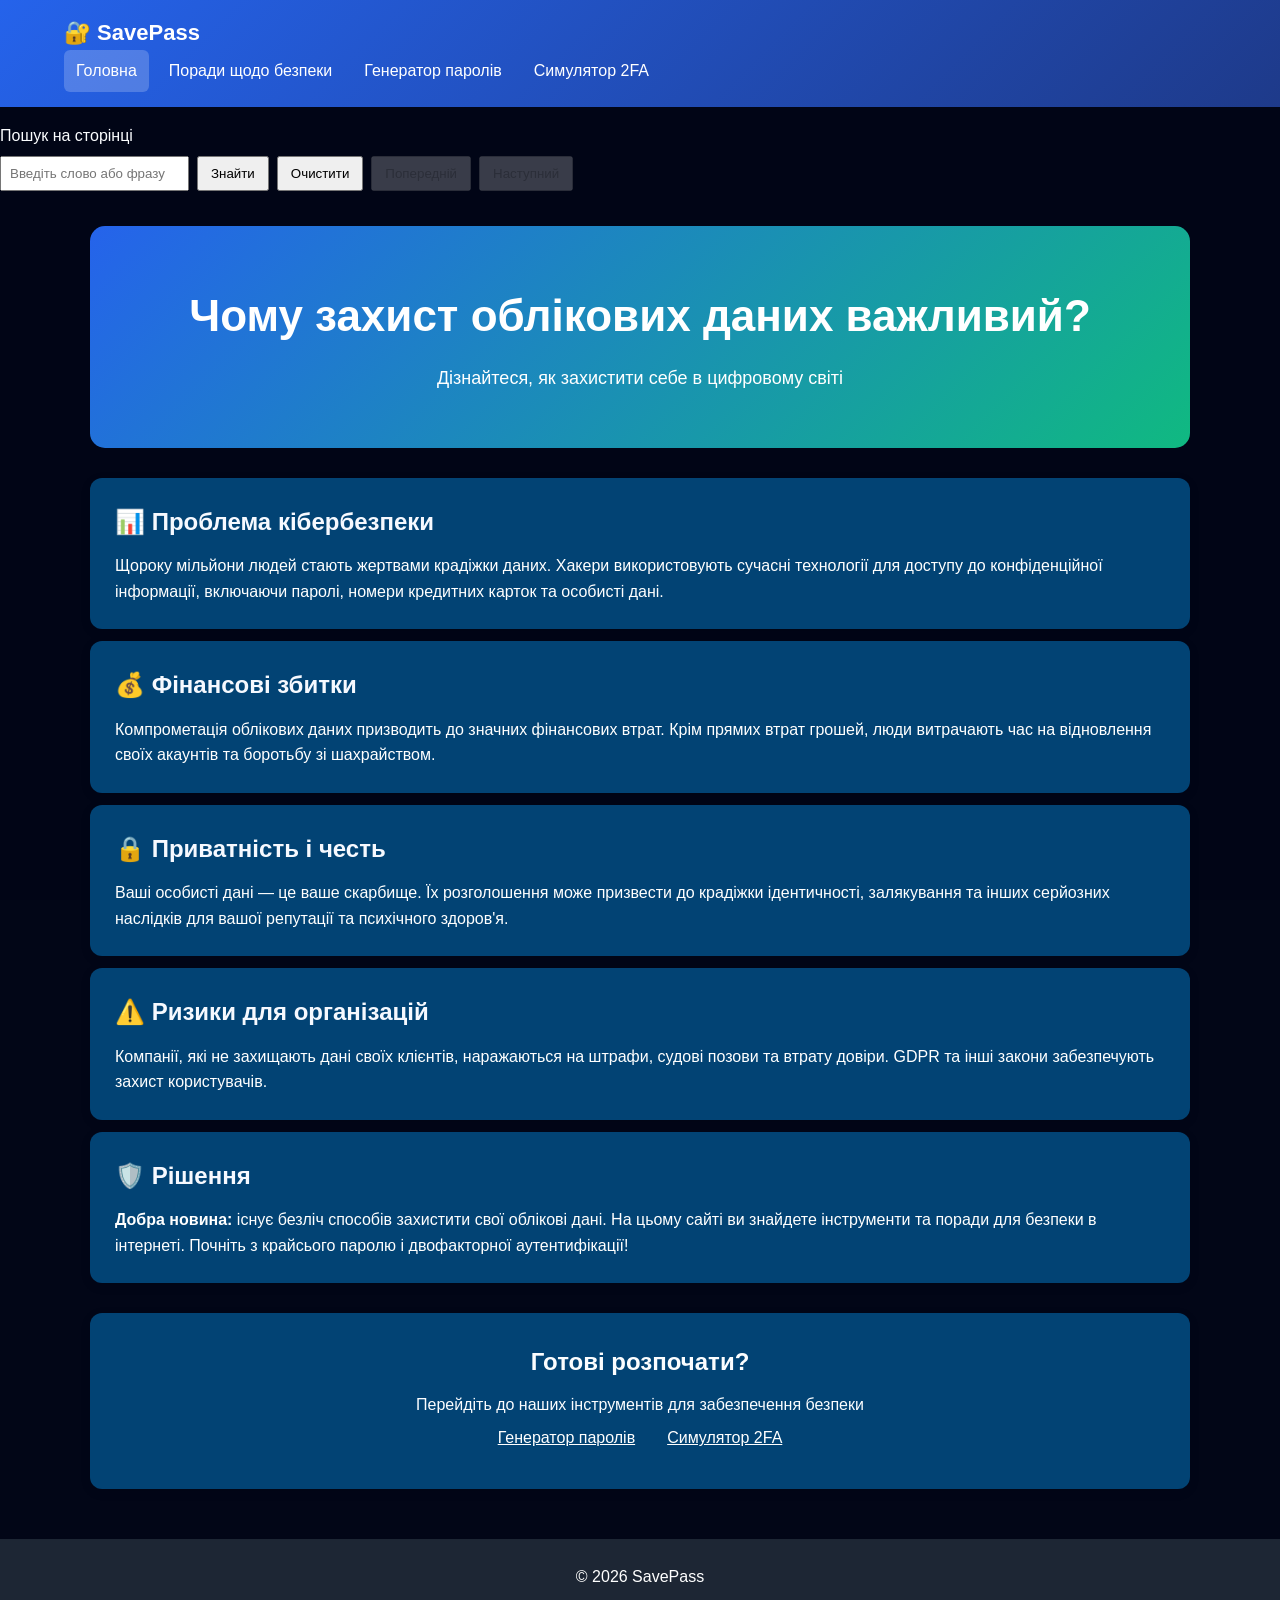
<file: index.html>
<!DOCTYPE html>
<html lang="uk">
<head>
    <meta charset="UTF-8">
    <meta name="viewport" content="width=device-width, initial-scale=1.0">
    <title>Захист облікових даних</title>
    <link rel="stylesheet" href="css/styles.css">
</head>
<body>
    <canvas id="matrixCanvas" aria-hidden="true"></canvas>

<div class="page-content">

    <nav class="navbar">
        <div class="nav-container">
            <h1 class="logo">🔐 SavePass</h1>
            <ul class="nav-links">
                <a href="index.html" class="active">Головна</a>
                <a href="security-tips.html">Поради щодо безпеки</a>
                <a href="password-generator.html">Генератор паролів</a>
                <a href="2fa-simulator.html">Симулятор 2FA</a>
            </ul>
        </div>
    </nav>

<div class="page-search">
  <form id="pageSearchForm" role="search">
    <label for="pageSearchInput">Пошук на сторінці</label>

    <input
      id="pageSearchInput"
      type="search"
      placeholder="Введіть слово або фразу"
    >

    <button type="submit">Знайти</button>
    <button type="button" id="pageSearchClear">Очистити</button>
    <button type="button" id="pageSearchPrev" disabled>Попередній</button>
    <button type="button" id="pageSearchNext" disabled>Наступний</button>

    <p id="pageSearchStatus" aria-live="polite"></p>
  </form>
</div>

    <main class="container">
        <section class="hero">
            <h1>Чому захист облікових даних важливий?</h1>
            <p class="subtitle">Дізнайтеся, як захистити себе в цифровому світі</p>
        </section>

        <section class="content">
            <div class="card">
                <h2>📊 Проблема кібербезпеки</h2>
                <p>Щороку мільйони людей стають жертвами крадіжки даних. Хакери використовують сучасні технології для доступу до конфіденційної інформації, включаючи паролі, номери кредитних карток та особисті дані.</p>
            </div>

            <div class="card">
                <h2>💰 Фінансові збитки</h2>
                <p>Компрометація облікових даних призводить до значних фінансових втрат. Крім прямих втрат грошей, люди витрачають час на відновлення своїх акаунтів та боротьбу зі шахрайством.</p>
            </div>

            <div class="card">
                <h2>🔒 Приватність і честь</h2>
                <p>Ваші особисті дані — це ваше скарбище. Їх розголошення може призвести до крадіжки ідентичності, залякування та інших серйозних наслідків для вашої репутації та психічного здоров'я.</p>
            </div>

            <div class="card">
                <h2>⚠️ Ризики для організацій</h2>
                <p>Компанії, які не захищають дані своїх клієнтів, наражаються на штрафи, судові позови та втрату довіри. GDPR та інші закони забезпечують захист користувачів.</p>
            </div>

            <div class="card">
                <h2>🛡️ Рішення</h2>
                <p><strong>Добра новина:</strong> існує безліч способів захистити свої облікові дані. На цьому сайті ви знайдете інструменти та поради для безпеки в інтернеті. Почніть з крайсього паролю і двофакторної аутентифікації!</p>
            </div>
        </section>

        <section class="cta">
            <h2>Готові розпочати?</h2>
            <p>Перейдіть до наших інструментів для забезпечення безпеки</p>
	    <div class="nav-links">
	        <a class="nice-link" style="color: white; text-decoration: underline;" href="password-generator.html">Генератор паролів</a>
                <a class="nice-link" style="color: white; text-decoration: underline;"  href="2fa-simulator.html">Симулятор 2FA</a>
	</div>
        </section>
    </main>

    <footer class="footer">
        <p>&copy; 2026 SavePass</p>
    </footer>
</div>
<script src="js/page-search.js" defer></script>
<script src="js/matrix.js"></script>
</body>
</html>
</file>
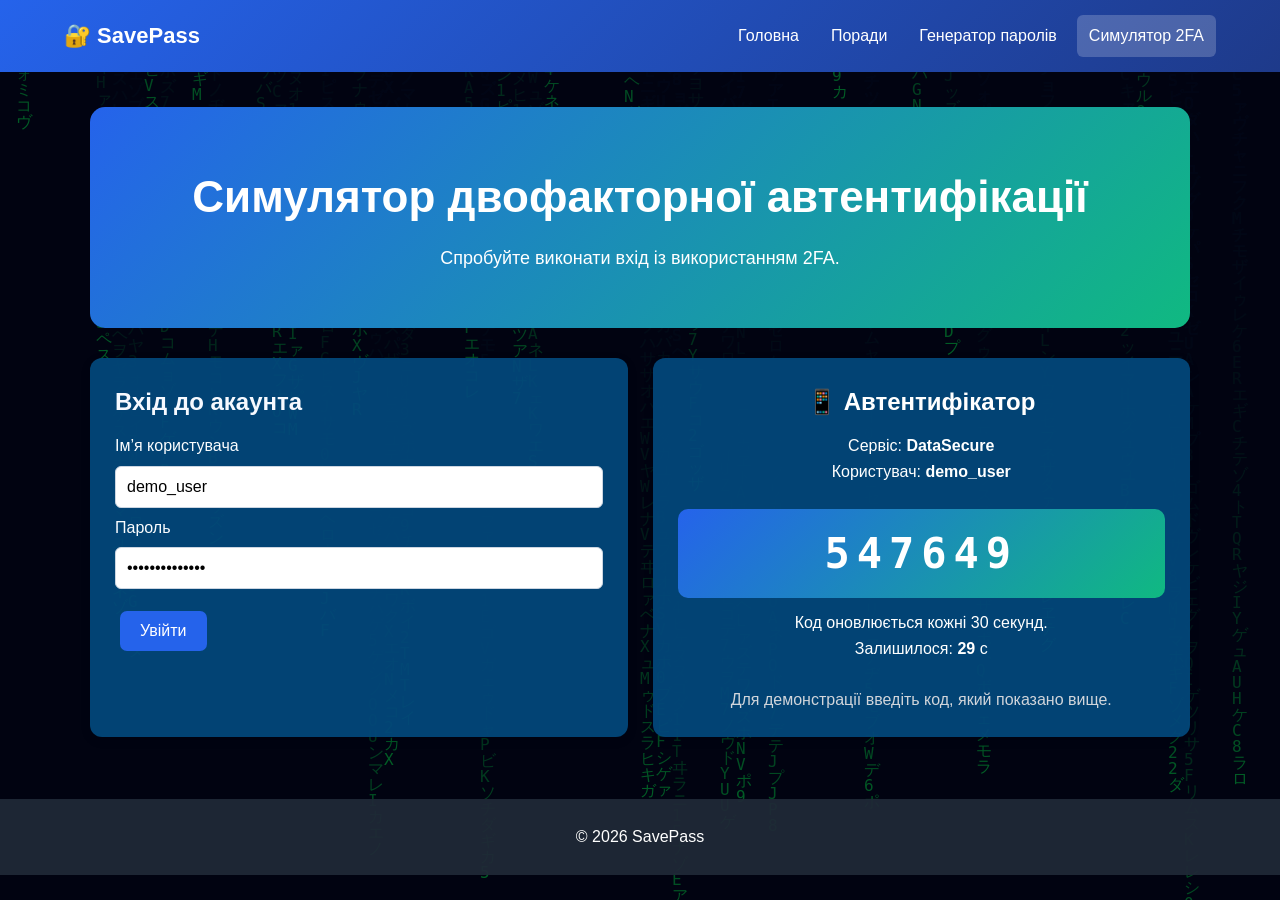
<file: 2fa-simulator.html>
<!DOCTYPE html>
<html lang="uk">
<head>
    <meta charset="UTF-8">
    <meta name="viewport" content="width=device-width, initial-scale=1.0">
    <title>Симулятор 2FA — DataSecure</title>
    <link rel="stylesheet" href="css/styles.css">
</head>
<body>

<canvas id="matrixCanvas" aria-hidden="true"></canvas>


<div class="page-content">

    <header>
        <nav class="navbar">
            <a class="logo" href="index.html">🔐 SavePass</a>
            <div class="nav-links">
                <a href="index.html">Головна</a>
                <a href="security-tips.html">Поради</a>
                <a href="password-generator.html">Генератор паролів</a>
                <a class="active" href="2fa-simulator.html">Симулятор 2FA</a>
            </div>
        </nav>
    </header>

    <main class="container">
        <section class="hero">
            <h1>Симулятор двофакторної автентифікації</h1>
            <p>Спробуйте виконати вхід із використанням 2FA.</p>
        </section>

        <section class="two-column">
            <div class="tool-card">
                <h2>Вхід до акаунта</h2>

                <div id="loginStep">
                    <label for="username">Ім’я користувача</label>
                    <input id="username" type="text" value="demo_user">

                    <label for="loginPassword">Пароль</label>
                    <input id="loginPassword" type="password" value="SecurePass123!">

                    <button class="button" id="loginButton">Увійти</button>
                </div>

                <div id="codeStep" class="hidden">
                    <h3>Введіть код 2FA</h3>
                    <p>Введіть код, який показано праворуч.</p>

                    <input
                        id="codeInput"
                        type="text"
                        maxlength="6"
                        placeholder="123456"
                    >

                    <button class="button" id="verifyButton">
                        Перевірити код
                    </button>
                </div>

                <div id="result" class="result"></div>
            </div>

            <div class="authenticator">
                <h2>📱 Автентифікатор</h2>
                <p>Сервіс: <strong>DataSecure</strong></p>
                <p>Користувач: <strong id="displayUser">demo_user</strong></p>

                <div id="currentCode" class="code">000000</div>

                <p>Код оновлюється кожні 30 секунд.</p>
                <p>Залишилося: <strong id="timer">30</strong> с</p>

                <p class="hint">
                    Для демонстрації введіть код, який показано вище.
                </p>
            </div>
        </section>
    </main>

    <footer>© 2026 SavePass</footer>
</div>
    <script src="js/2fa-simulator.js"></script>
    <script src="js/matrix.js"></script>
</body>
</html>
</file>
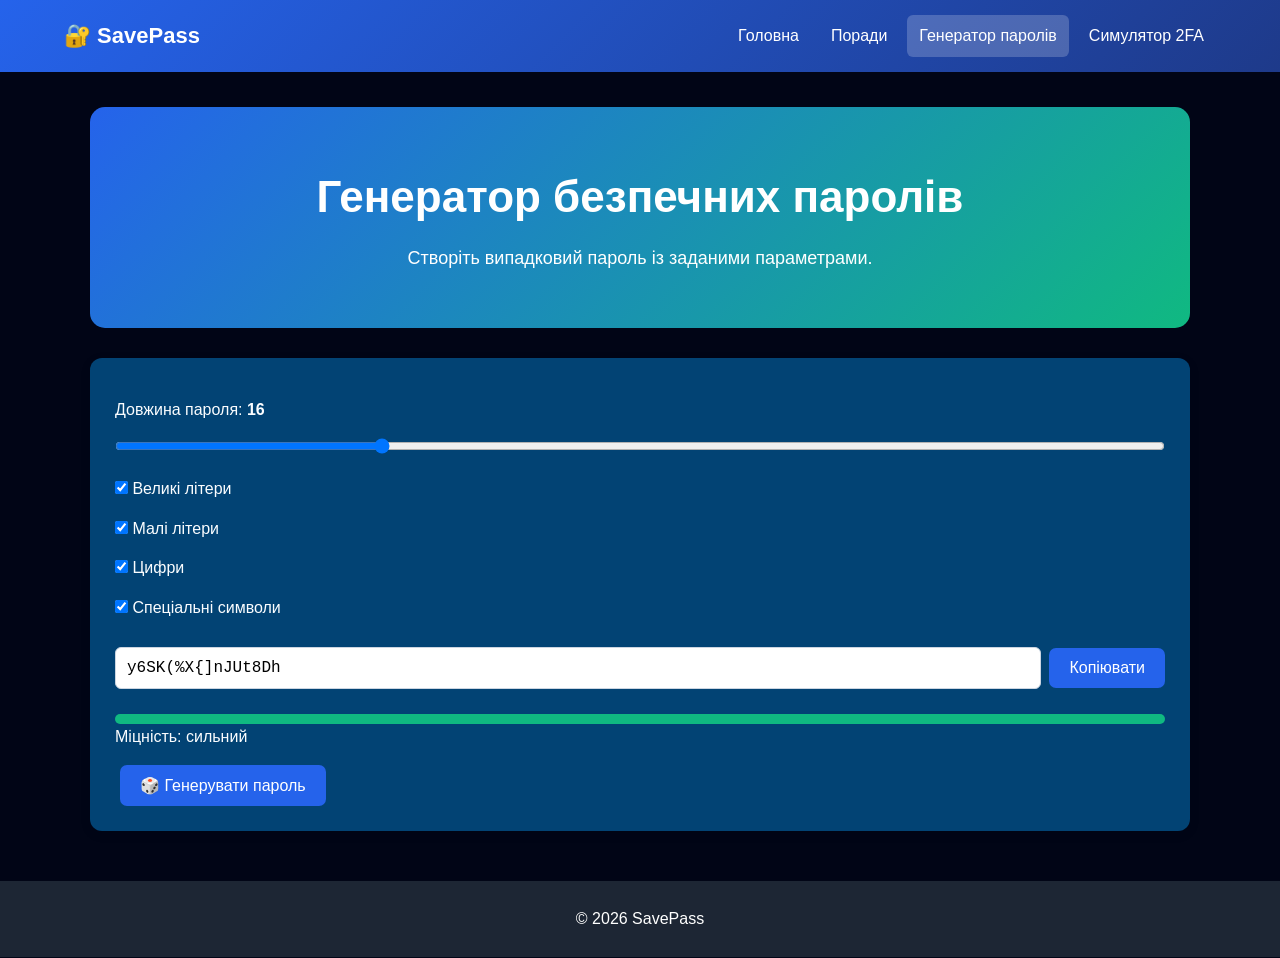
<file: password-generator.html>
<!DOCTYPE html>
<html lang="uk">
<head>
    <meta charset="UTF-8">
    <meta name="viewport" content="width=device-width, initial-scale=1.0">
    <title>Генератор паролів — DataSecure</title>
    <link rel="stylesheet" href="css/styles.css">
</head>
<body>

<canvas id="matrixCanvas" aria-hidden="true"></canvas>


<div class="page-content">

    <header>
        <nav class="navbar">
            <a class="logo" href="index.html">🔐 SavePass</a>
            <div class="nav-links">
                <a href="index.html">Головна</a>
                <a href="security-tips.html">Поради</a>
                <a class="active" href="password-generator.html">Генератор паролів</a>
                <a href="2fa-simulator.html">Симулятор 2FA</a>
            </div>
        </nav>
    </header>

    <main class="container">
        <section class="hero">
            <h1>Генератор безпечних паролів</h1>
            <p>Створіть випадковий пароль із заданими параметрами.</p>
        </section>

        <section class="tool-card">
            <label for="passwordLength">
                Довжина пароля:
                <strong id="lengthValue">16</strong>
            </label>

            <input
                type="range"
                id="passwordLength"
                min="8"
                max="40"
                value="16"
            >

            <label>
                <input type="checkbox" id="uppercase" checked>
                Великі літери
            </label>

            <label>
                <input type="checkbox" id="lowercase" checked>
                Малі літери
            </label>

            <label>
                <input type="checkbox" id="numbers" checked>
                Цифри
            </label>

            <label>
                <input type="checkbox" id="symbols" checked>
                Спеціальні символи
            </label>

            <div class="password-output">
                <input id="passwordDisplay" readonly placeholder="Ваш пароль">
                <button class="button" id="copyButton">Копіювати</button>
            </div>

            <div class="strength">
                <div id="strengthBar"></div>
            </div>

            <p id="strengthText">Міцність: не оцінено</p>

            <button class="button" id="generateButton">
                🎲 Генерувати пароль
            </button>
        </section>
    </main>

    <footer>© 2026 SavePass </footer>
</div>
    <script src="js/password-generator.js"></script>
    <script src="js/matrix.js"></script>
</body>
</html>
</file>
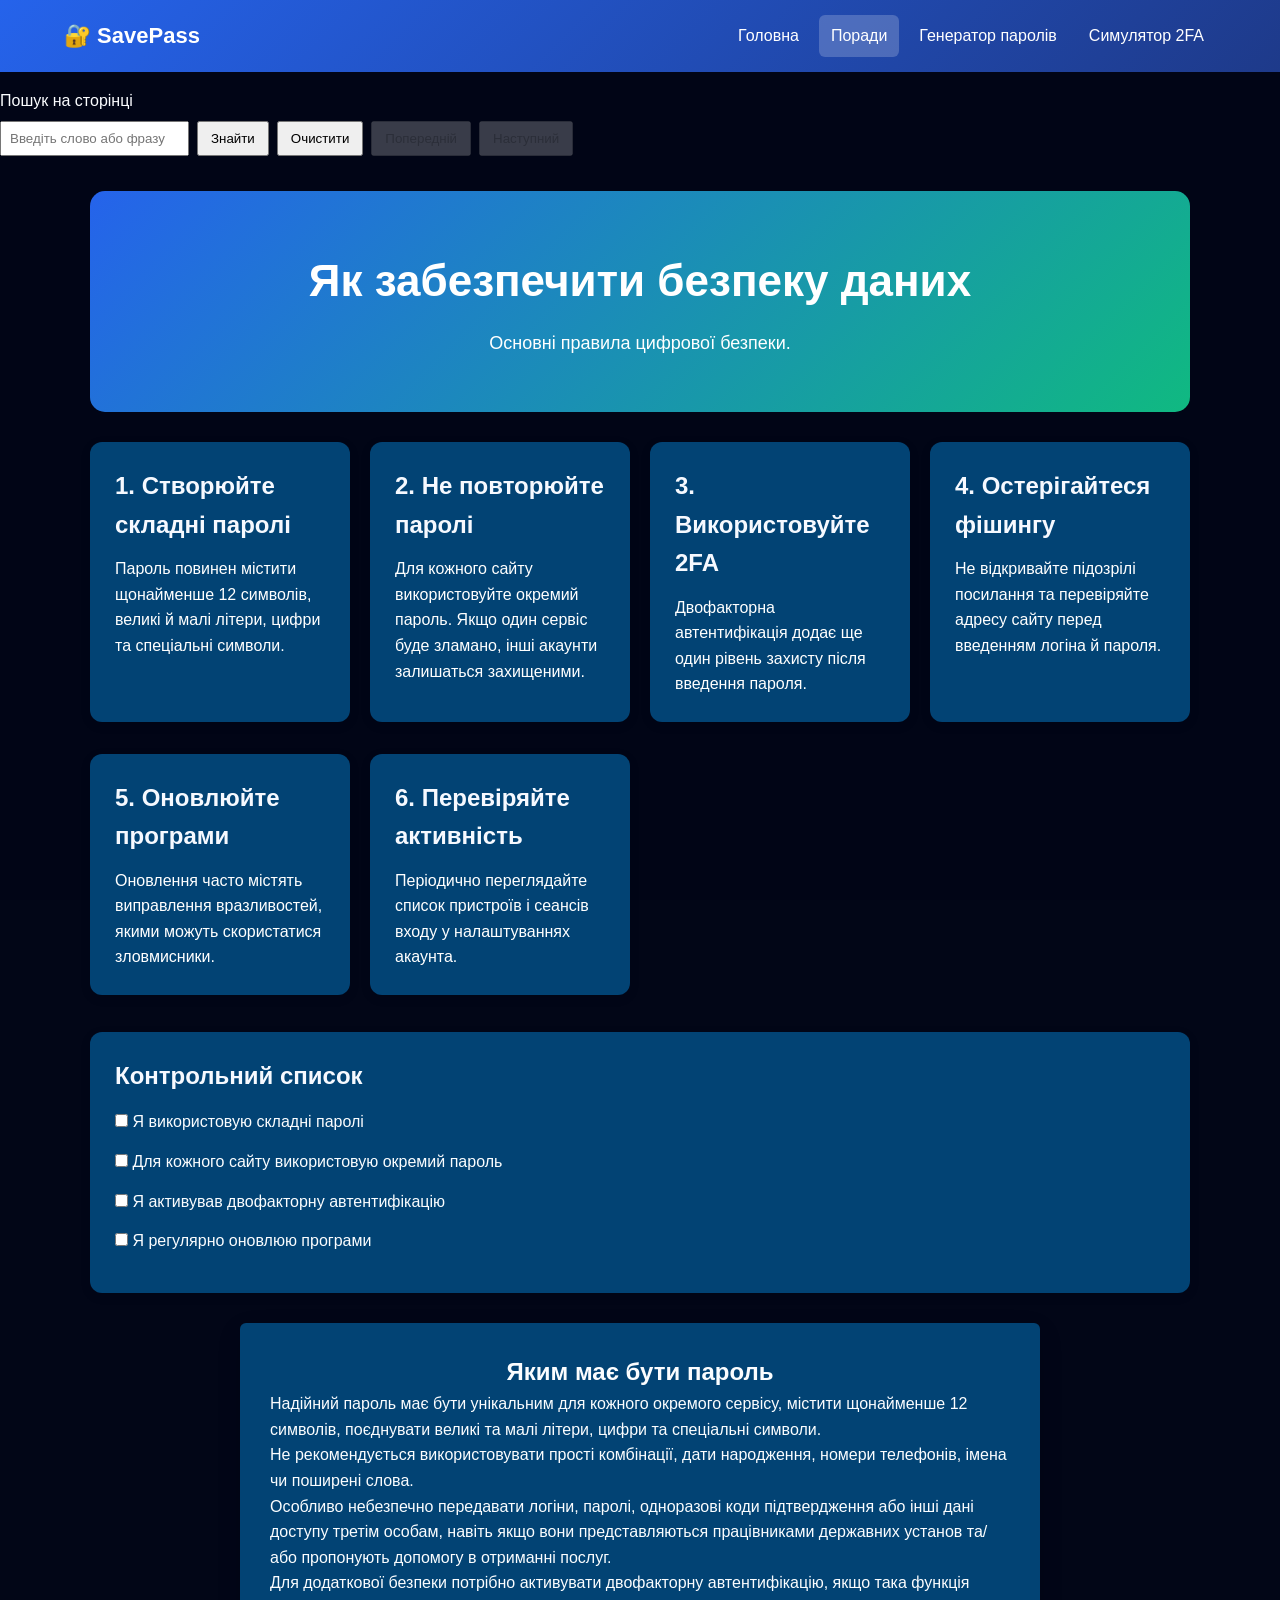
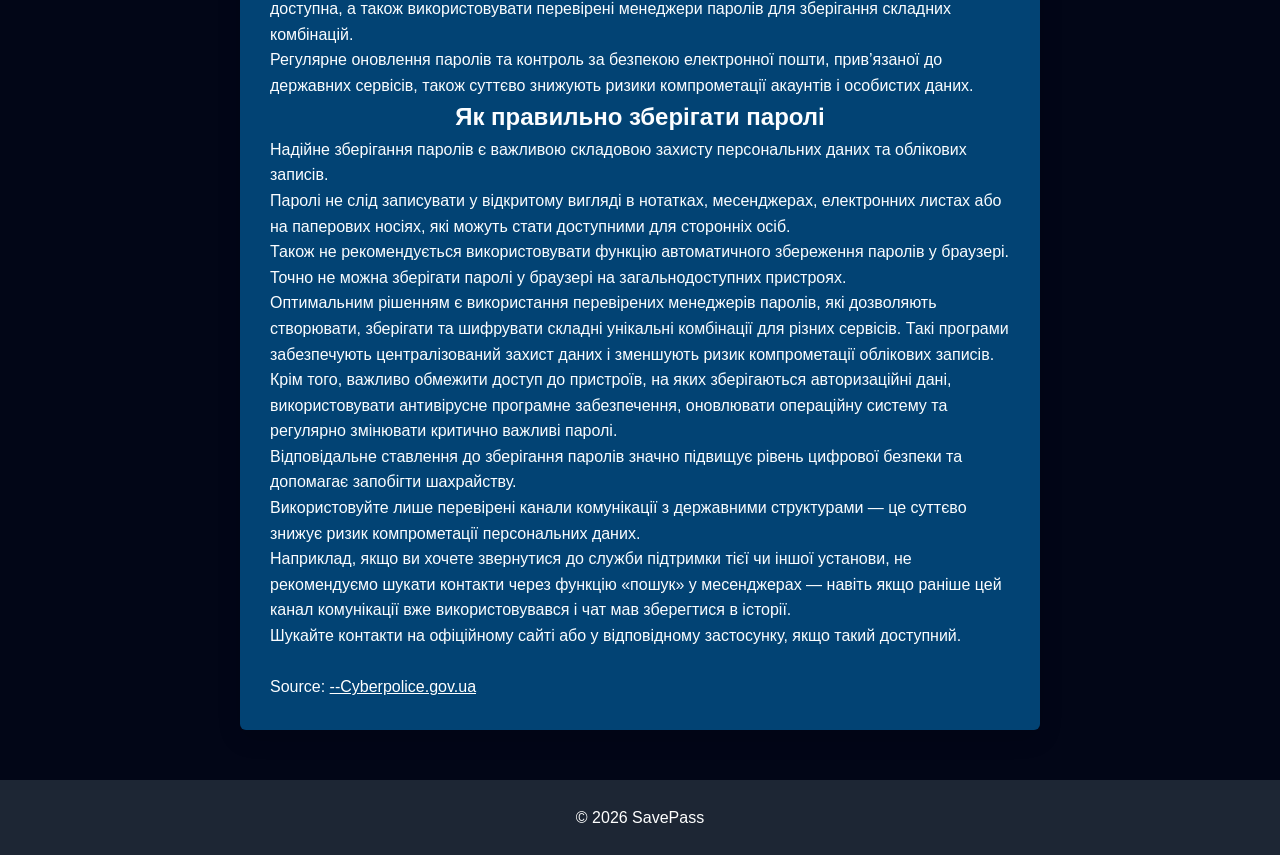
<file: security-tips.html>
<!DOCTYPE html>
<html lang="uk">
<head>
    <meta charset="UTF-8">
    <meta name="viewport" content="width=device-width, initial-scale=1.0">
    <title>Поради з безпеки — DataSecure</title>
    <link rel="stylesheet" href="css/styles.css">
</head>
<body>

<canvas id="matrixCanvas" aria-hidden="true"></canvas>

<div class="page-content">

    <header>
        <nav class="navbar">
            <a class="logo" href="index.html">🔐 SavePass</a>
            <div class="nav-links">
                <a href="index.html">Головна</a>
                <a class="active" href="security-tips.html">Поради</a>
                <a href="password-generator.html">Генератор паролів</a>
                <a href="2fa-simulator.html">Симулятор 2FA</a>
            </div>
        </nav>
    </header>
<div class="page-search">
  <form id="pageSearchForm" role="search">
    <label for="pageSearchInput">Пошук на сторінці</label>

    <input
      id="pageSearchInput"
      type="search"
      placeholder="Введіть слово або фразу"
    >

    <button type="submit">Знайти</button>
    <button type="button" id="pageSearchClear">Очистити</button>
    <button type="button" id="pageSearchPrev" disabled>Попередній</button>
    <button type="button" id="pageSearchNext" disabled>Наступний</button>

    <p id="pageSearchStatus" aria-live="polite"></p>
  </form>
</div>

    <main class="container">
        <section class="hero">
            <h1>Як забезпечити безпеку даних</h1>
            <p>Основні правила цифрової безпеки.</p>
        </section>

        <section class="grid">
            <article class="card">
                <h2>1. Створюйте складні паролі</h2>
                <p>
                    Пароль повинен містити щонайменше 12 символів, великі й малі
                    літери, цифри та спеціальні символи.
                </p>
            </article>

            <article class="card">
                <h2>2. Не повторюйте паролі</h2>
                <p>
                    Для кожного сайту використовуйте окремий пароль. Якщо один
                    сервіс буде зламано, інші акаунти залишаться захищеними.
                </p>
            </article>

            <article class="card">
                <h2>3. Використовуйте 2FA</h2>
                <p>
                    Двофакторна автентифікація додає ще один рівень захисту після
                    введення пароля.
                </p>
            </article>

            <article class="card">
                <h2>4. Остерігайтеся фішингу</h2>
                <p>
                    Не відкривайте підозрілі посилання та перевіряйте адресу сайту
                    перед введенням логіна й пароля.
                </p>
            </article>

            <article class="card">
                <h2>5. Оновлюйте програми</h2>
                <p>
                    Оновлення часто містять виправлення вразливостей, якими можуть
                    скористатися зловмисники.
                </p>
            </article>

            <article class="card">
                <h2>6. Перевіряйте активність</h2>
                <p>
                    Періодично переглядайте список пристроїв і сеансів входу у
                    налаштуваннях акаунта.
                </p>
            </article>
        </section>

        <section class="checklist card">
            <h2>Контрольний список</h2>

            <label>
                <input type="checkbox">
                Я використовую складні паролі
            </label>

            <label>
                <input type="checkbox">
                Для кожного сайту використовую окремий пароль
            </label>

            <label>
                <input type="checkbox">
                Я активував двофакторну автентифікацію
            </label>

            <label>
                <input type="checkbox">
                Я регулярно оновлюю програми
            </label>
        </section>
<section class="password-security">
  <h2 style="text-align: center">Яким має бути пароль</h2>

  <p>
    Надійний пароль має бути унікальним для кожного окремого сервісу,
    містити щонайменше 12 символів, поєднувати великі та малі літери,
    цифри та спеціальні символи.
  </p>

  <p>
    Не рекомендується використовувати прості комбінації, дати народження,
    номери телефонів, імена чи поширені слова.
  </p>

  <p>
    Особливо небезпечно передавати логіни, паролі, одноразові коди підтвердження
    або інші дані доступу третім особам, навіть якщо вони представляються
    працівниками державних установ та/або пропонують допомогу в отриманні послуг.
  </p>

  <p>
    Для додаткової безпеки потрібно активувати двофакторну автентифікацію,
    якщо така функція доступна, а також використовувати перевірені менеджери
    паролів для зберігання складних комбінацій.
  </p>

  <p>
    Регулярне оновлення паролів та контроль за безпекою електронної пошти,
    прив’язаної до державних сервісів, також суттєво знижують ризики
    компрометації акаунтів і особистих даних.
  </p>

  <h2 style="text-align: center">Як правильно зберігати паролі</h2>

  <p>
    Надійне зберігання паролів є важливою складовою захисту персональних даних
    та облікових записів.
  </p>

  <p>
    Паролі не слід записувати у відкритому вигляді в нотатках, месенджерах,
    електронних листах або на паперових носіях, які можуть стати доступними
    для сторонніх осіб.
  </p>

  <p>
    Також не рекомендується використовувати функцію автоматичного збереження
    паролів у браузері. Точно не можна зберігати паролі у браузері
    на загальнодоступних пристроях.
  </p>

  <p>
    Оптимальним рішенням є використання перевірених менеджерів паролів,
    які дозволяють створювати, зберігати та шифрувати складні унікальні
    комбінації для різних сервісів. Такі програми забезпечують
    централізований захист даних і зменшують ризик компрометації облікових записів.
  </p>

  <p>
    Крім того, важливо обмежити доступ до пристроїв, на яких зберігаються
    авторизаційні дані, використовувати антивірусне програмне забезпечення,
    оновлювати операційну систему та регулярно змінювати критично важливі паролі.
  </p>

  <p>
    Відповідальне ставлення до зберігання паролів значно підвищує рівень
    цифрової безпеки та допомагає запобігти шахрайству.
  </p>

  <p>
    Використовуйте лише перевірені канали комунікації з державними структурами —
    це суттєво знижує ризик компрометації персональних даних.
  </p>

  <p>
    Наприклад, якщо ви хочете звернутися до служби підтримки тієї чи іншої
    установи, не рекомендуємо шукати контакти через функцію «пошук»
    у месенджерах — навіть якщо раніше цей канал комунікації вже використовувався
    і чат мав зберегтися в історії.
  </p>

  <p>
    Шукайте контакти на офіційному сайті або у відповідному застосунку,
    якщо такий доступний.
  </p>
<br>
<p>Source:
<a style="color: white; text-decoration: underline;" href="https://cyberpolice.gov.ua/article/zaxyst-paroliv-yak-osnova-bezpechnogo-korystuvannya-onlajn-servisamy-1666/">--Cyberpolice.gov.ua</a>
</p>
</section>

    </main>

    <footer>© 2026 SavePass</footer>
</div>
    <script src="js/page-search.js" defer></script>
    <script src="js/matrix.js"></script>
</body>
</html>
</file>
<file: css/styles.css>
* {
    box-sizing: border-box;
    margin: 0;
    padding: 0;
}

:root {
    --blue: #2563eb;
    --dark-blue: #1e3a8a;
    --green: #10b981;
    --red: #ef4444;
    --gray: #f3f4f6;
    --text: #1f2937;
    --white: #ffffff;
}

body {
    font-family: Arial, sans-serif;
    line-height: 1.6;
    color: var(--text);
    color: #fbfdff;
}

.navbar {
    min-height: 70px;
    padding: 15px 5%;
    display: flex;
    justify-content: space-between;
    align-items: center;
    gap: 20px;
    background: linear-gradient(135deg, var(--blue), var(--dark-blue));
}

.logo {
    color: white;
    font-size: 22px;
    font-weight: bold;
    text-decoration: none;
    white-space: nowrap;
}

.nav-links {
    display: flex;
    flex-wrap: wrap;
    gap: 8px;
    justify-content: center;
}

.nav-links a {
    color: white;
    padding: 8px 12px;
    border-radius: 6px;
    text-decoration: none;
}

.nav-links a:hover,
.nav-links a.active {
    background: rgba(255, 255, 255, 0.2);
}

.container {
    width: min(1100px, 92%);
    margin: 35px auto;
}

.hero {
    padding: 55px 25px;
    margin-bottom: 30px;
    color: white;
    text-align: center;
    border-radius: 15px;
    background: linear-gradient(135deg, var(--blue), var(--green));
}

.hero h1 {
    margin-bottom: 12px;
    font-size: clamp(28px, 5vw, 44px);
}

.hero p {
    font-size: 18px;
}

.grid {
    display: grid;
    grid-template-columns: repeat(auto-fit, minmax(260px, 1fr));
    gap: 20px;
}

.card,
.tool-card,
.authenticator {
    padding: 25px;
    border-radius: 12px;
    background: var(--white);
    box-shadow: 0 3px 12px rgba(0, 0, 0, 0.08);
    margin-bottom: 12px;
}

.card h2,
.tool-card h2,
.authenticator h2 {
    margin-bottom: 12px;
    color: #f6f9ff;
}

.card p {
    color: #fff;
}

.cta {
    margin-top: 30px;
    padding: 30px;
    text-align: center;
    border-radius: 12px;
    background: white;
    box-shadow: 0 3px 12px rgba(0, 0, 0, 0.08);
}

.cta h2 {
    margin-bottom: 10px;
}

.button {
    display: inline-block;
    margin: 15px 5px 0;
    padding: 11px 20px;
    color: white;
    border: 0;
    border-radius: 7px;
    background: var(--blue);
    text-decoration: none;
    cursor: pointer;
    font-size: 16px;
}

.button:hover {
    background: var(--dark-blue);
}

.button.secondary {
    background: var(--green);
}

.button.secondary:hover {
    background: #047857;
}

.checklist {
    margin-top: 25px;
}

.checklist label,
.tool-card > label {
    display: block;
    margin: 14px 0;
}

input[type="text"],
input[type="password"],
input[type="range"],
input[readonly] {
    width: 100%;
}

input[type="text"],
input[type="password"],
input[readonly] {
    margin: 7px 0;
    padding: 11px;
    border: 1px solid #cbd5e1;
    border-radius: 6px;
    font-size: 16px;
}

input:focus {
    outline: 2px solid var(--blue);
}

.two-column {
    display: grid;
    grid-template-columns: 1fr 1fr;
    gap: 25px;
}

.password-output {
    display: flex;
    gap: 8px;
    align-items: center;
    margin-top: 20px;
}

.password-output input {
    flex: 1;
    font-family: monospace;
}

.password-output .button {
    margin: 7px 0;
    white-space: nowrap;
}

.strength {
    height: 10px;
    margin-top: 18px;
    overflow: hidden;
    border-radius: 8px;
    background: #e5e7eb;
}

#strengthBar {
    width: 0;
    height: 100%;
    transition: 0.3s;
}

.authenticator {
    text-align: center;
    background: #111827;
    color: white;
}

.authenticator h2 {
    color: white;
}

.code {
    margin: 25px 0 12px;
    padding: 20px;
    color: white;
    border-radius: 10px;
    background: linear-gradient(135deg, var(--blue), var(--green));
    font: bold 42px monospace;
    letter-spacing: 7px;
}

.hint {
    margin-top: 25px;
    color: #d1d5db;
}

.result {
    min-height: 30px;
    margin-top: 20px;
    font-weight: bold;
}

.success {
    color: #059669;
}

.error {
    color: var(--red);
}

.hidden {
    display: none;
}

footer {
    margin-top: 50px;
    padding: 25px;
    color: white;
    text-align: center;
    background: #1f2937;
}

@media (max-width: 750px) {
    .navbar,
    .two-column {
        flex-direction: column;
        grid-template-columns: 1fr;
    }

    .navbar {
        align-items: center;
    }

    .nav-links {
        flex-direction: column;
        width: 100%;
        text-align: center;
    }

    .password-output {
        flex-direction: column;
        align-items: stretch;
    }

    .password-output .button {
        width: 100%;
    }

    .code {
        font-size: 30px;
        letter-spacing: 4px;
    }
}

body {
    position: relative;
    overflow-x: hidden;
    background: #020617;
}

#matrixCanvas {
    position: fixed;
    inset: 0;
    z-index: 0;
    width: 100%;
    height: 100%;
    pointer-events: none;
    opacity: 0.35;
}

.page-content {
    position: relative;
    z-index: 1;
}

.card,
.tool-card,
.authenticator,
.cta {
    background: rgba(3, 72, 123, 0.94);
}

.password-security {
  max-width: 800px;
  margin: 30px auto;
  padding: 30px;
  background: rgba(3, 72, 123, 0.94);;
  border-radius: 16px;
  box-shadow: 0 8px 25px rgba(0, 0, 0, 0.12);
}

.password-security {
  width: 100%;
  max-width: 800px;
  min-height: 300px;
  padding: 30px;
  box-sizing: border-box;

  background: rgba(3, 72, 123, 0.94);
  border-radius: 6px;
}

.page-search {
  margin: 1rem 0;
}

.page-search form {
  display: flex;
  flex-wrap: wrap;
  align-items: center;
  gap: 0.5rem;
}

.page-search label {
  flex-basis: 100%;
}

.page-search input {
  padding: 0.5rem;
}

.page-search button {
  padding: 0.5rem 0.75rem;
  cursor: pointer;
}

.page-search button:disabled {
  cursor: not-allowed;
  opacity: 0.6;
}

.search-highlight {
  background-color: #ffe66d;
  color: #222;
  padding: 0.1em 0;
}



footer {
    background: rgba(31, 41, 55, 0.94);
}
</file>
